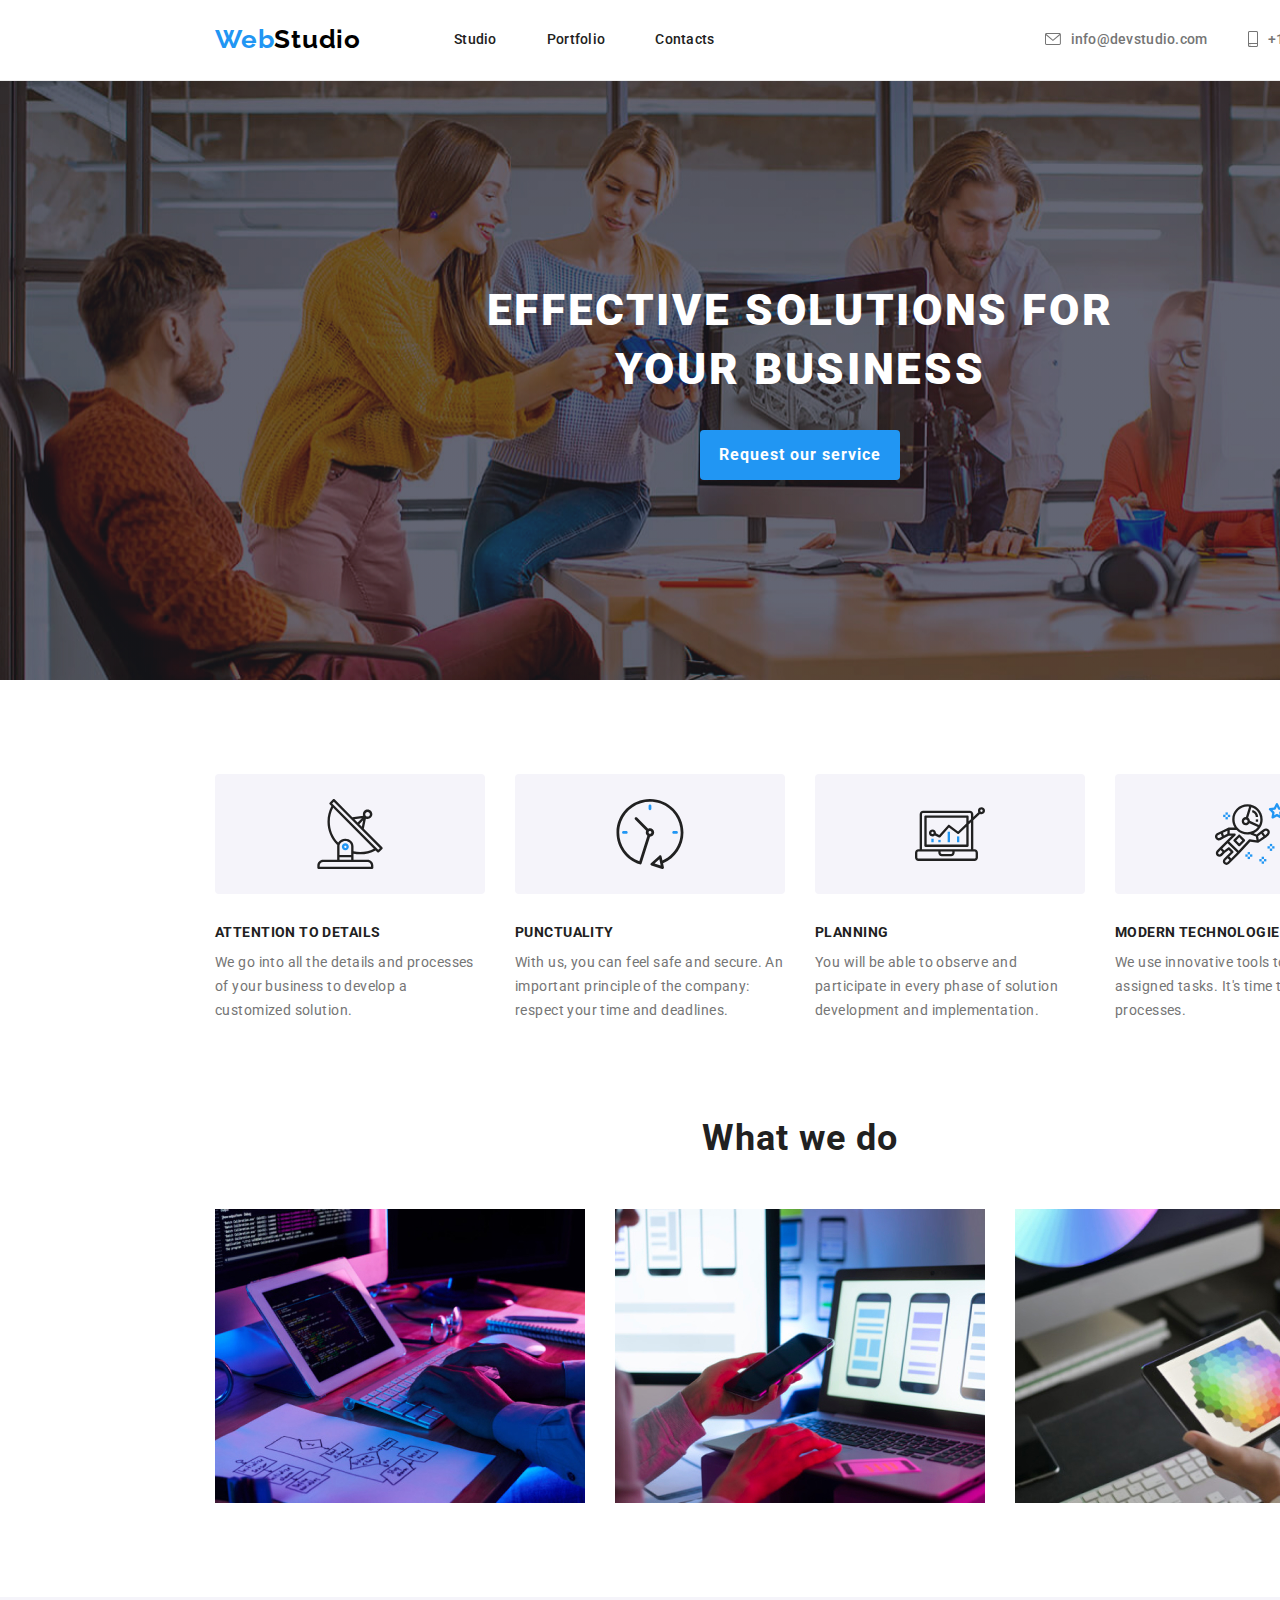
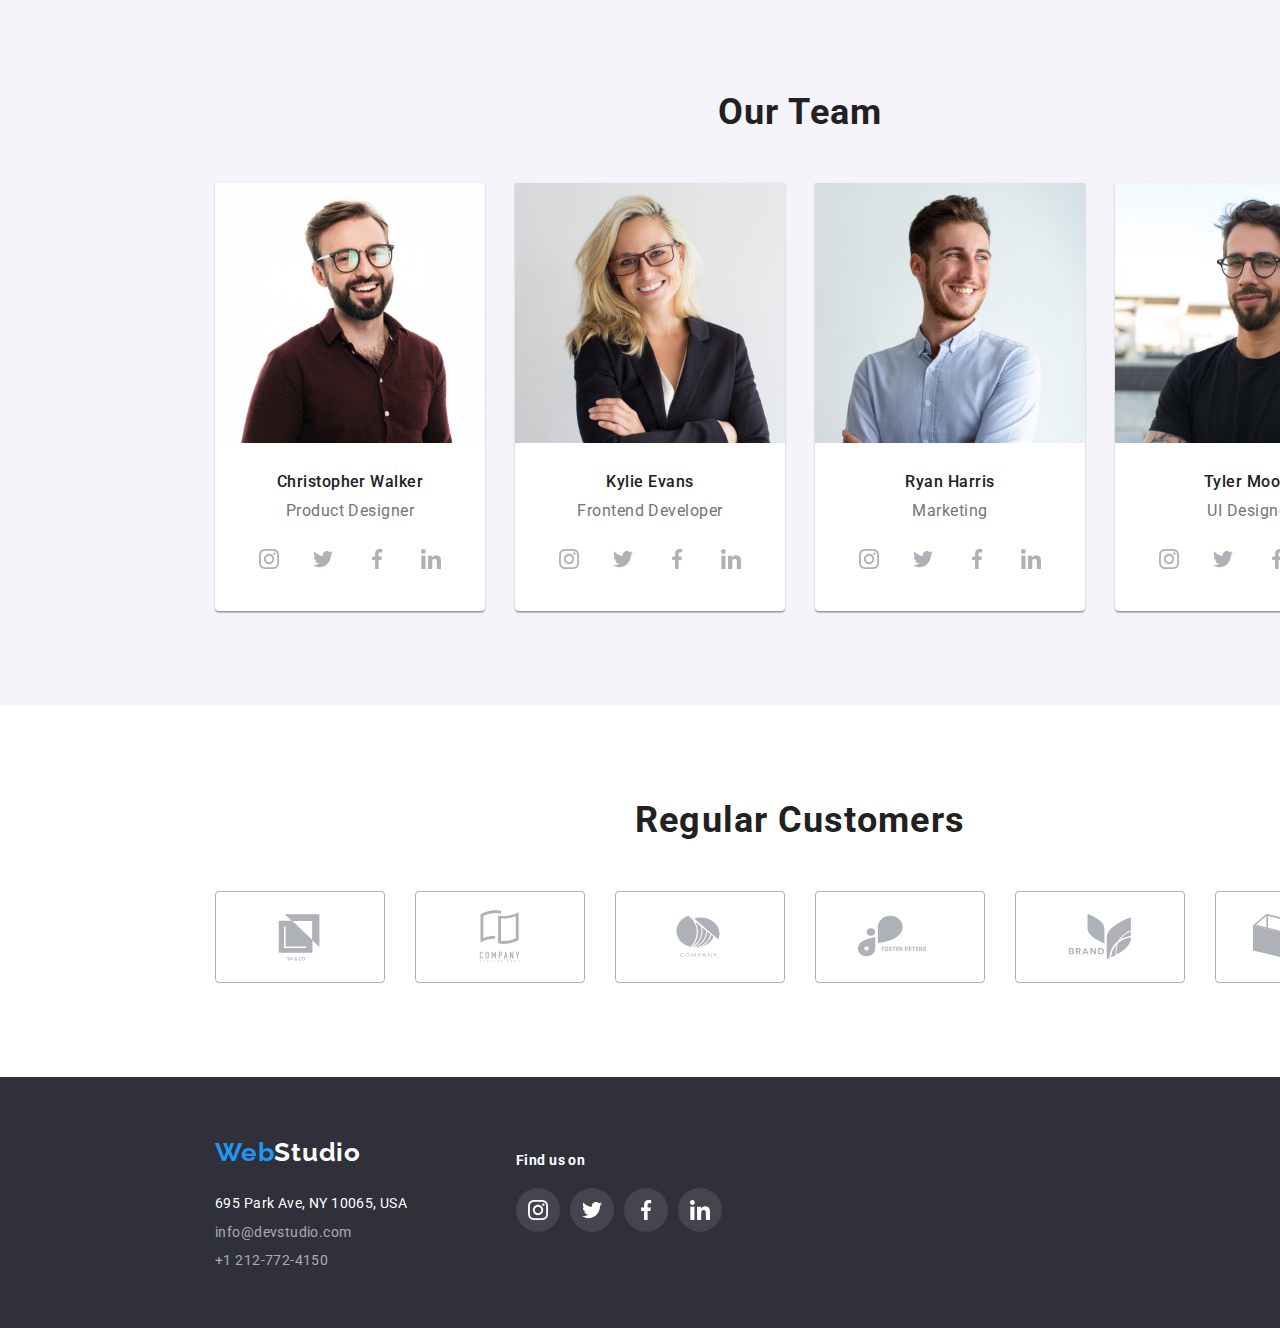
<file: index.html>
<!DOCTYPE html>
<html lang="en">
  <head>
    <meta charset="UTF-8">
    <meta http-equiv="X-UA-Compatible" content="IE=edge">
    <meta name="viewport" content="width=device-width, initial-scale=1.0">
    <title>Web Studio Homework Project</title>
    <link rel="preconnect" href="https://fonts.googleapis.com">
    <link rel="preconnect" href="https://fonts.gstatic.com" crossorigin>
    <link
      href="https://fonts.googleapis.com/css2?family=Raleway:wght@700&family=Roboto:wght@400;500;700;900&display=swap"
      rel="stylesheet"
    >
    <link rel="stylesheet" href="css/modern-normalize.css">
    <link rel="stylesheet" href="css/reset.css">
    <link rel="stylesheet" href="css/styles.css">
  </head>

  <body>
    <!-- HEADER -->
    <header>
      <div class="container global-header-container">
        <a class="company-logo-header" href="index.html">
          <span>Web</span>Studio
        </a>

        <nav class="website-navigation">
          <ul>
            <li>
              <a class="active navigation-link" href="studio.html">Studio</a>
            </li>
            <li>
              <a class="active navigation-link" href="portfolio.html"
                >Portfolio
              </a>
            </li>
            <li>
              <a class="active navigation-link" href="contacts.html"
                >Contacts
              </a>
            </li>
          </ul>
        </nav>

        <div class="contacts-list-header">
          <a class="active contact-link-header" href="mailto:info@devstudio.com">
            <svg class="mail-icon">
              <use href="images/icons/icons.svg#icon-envelope"></use>
            </svg>
            <span class="contact-link-text">info@devstudio.com</span>
          </a>
          <a class="active contact-link-header" href="tel:+1212-772-4150">
            <svg class="phone-icon">
              <use href="images/icons/icons.svg#icon-smartphone"></use>
            </svg>
            <span class="contact-link-text">+1 212-772-4150</span>
          </a>
        </div>

      </div>
    </header>

    <!-- MAIN -->
    <main>
      <!-- Hero-section -->
      <section>
        <div class="container hero-section">
          <h1 class="hero-header">EFFECTIVE SOLUTIONS FOR YOUR BUSINESS</h1>
          <button class="cta-button" type="button">Request our service</button>
        </div>
      </section>

      <!-- Company advantages-section -->
      <section class="section">
        <div class="container company-advantages-container">
          <div class="company-advantage-card">
            <div class="advantage-card-icon">
              <svg>
                <use href="images/icons/icons.svg#icon-antenna"></use>
              </svg>
            </div>
            <div class="advantage-card-description">
              <h4>ATTENTION TO DETAILS</h4>
              <p>
                We go into all the details and processes of your business to
                develop a customized solution.
              </p>
            </div>
          </div>

          <div class="company-advantage-card">
            <div class="advantage-card-icon">
              <svg>
                <use href="images/icons/icons.svg#icon-clock"></use> 
              </svg>
            </div>
            <div class="advantage-card-description">
              <h4>PUNCTUALITY</h4>
              <p>
                With us, you can feel safe and secure. An important
                principle of the company: respect your time and deadlines.
              </p>  
            </div>
          </div>

          <div class="company-advantage-card">
            <div class="advantage-card-icon">
              <svg>
                <use href="images/icons/icons.svg#icon-diagram"></use> 
              </svg>
            </div>
            <div class="advantage-card-description">
              <h4>PLANNING</h4>
              <p>
                You will be able to observe and participate in every phase
                of solution development and implementation.
              </p>
            </div>
          </div>

          <div class="company-advantage-card">
            <div class="advantage-card-icon">
              <svg>
                <use href="images/icons/icons.svg#icon-astronaut"></use> 
              </svg>
            </div>
            <div class="advantage-card-description">
              <h4>MODERN TECHNOLOGIES</h4>
              <p>
                We use innovative tools to solve assigned tasks. It's time
                to simplify work processes.
              </p>
            </div>
          </div>
          
        </div>
      </section>

      <!-- Company servicies-section -->
      <section class="section company-servicies-section">
        <div class="container company-servicies-container">
          <h2 class="section-heading">What we do</h2>
          <ul>
            <li>
              <img
                src="images/company-services/typing_code.jpg"
                alt="typing code on keyboard"
                width="370"
              >
            </li>
            <li>
              <img
                src="images/company-services/mobile_development.jpg"
                alt="mobile development"
                width="370"
              >
            </li>
            <li>
              <img
                src="images/company-services/color_palette.jpg"
                alt="choosing a color from a palette"
                width="370"
              >
            </li>
          </ul>
        </div>
      </section>

      <!-- Company team-section -->
      <section>
        <div class="container company-team-container">
          <h2 class="section-heading">Our Team</h2>
          <ul>
            <li>
              <div class="company-employee-card">
                <img
                  src="images/company-employees/christopher_walker.jpg"
                  alt="Christopher Walker"
                  width="270"
                >
                <h4 class="employee-name">Christopher Walker</h4>
                <p class="employee-position">Product Designer</p>
                <div class="employee-social-links-container">
                  <a class="employee-social-link-icon" href="https://www.instagram.com/" target="_blank">
                    <svg>
                      <use href="images/icons/icons.svg#icon-instagram"></use>
                    </svg>
                  </a>
                  <a class="employee-social-link-icon" href="https://twitter.com/" target="_blank">
                    <svg>
                      <use href="images/icons/icons.svg#icon-twitter"></use>
                    </svg>
                  </a>
                  <a class="employee-social-link-icon" href="https://www.facebook.com/" target="_blank">
                    <svg>
                      <use href="images/icons/icons.svg#icon-facebook"></use>
                    </svg>
                  </a>
                  <a class="employee-social-link-icon" href="https://www.linkedin.com/" target="_blank">
                    <svg>
                      <use href="images/icons/icons.svg#icon-linkedin"></use>
                    </svg>
                  </a>
                </div>
              </div>
            </li>

            <li>
              <div class="company-employee-card">
                <img
                  src="images/company-employees/kylie_evans.jpg"
                  alt="Kylie Evans"
                  width="270"
                >
                <h4 class="employee-name">Kylie Evans</h4>
                <p class="employee-position">Frontend Developer</p>
                <div class="employee-social-links-container">
                  <a class="employee-social-link-icon" href="https://www.instagram.com/" target="_blank">
                    <svg>
                      <use href="images/icons/icons.svg#icon-instagram"></use>
                    </svg>
                  </a>
                  <a class="employee-social-link-icon" href="https://twitter.com/" target="_blank">
                    <svg>
                      <use href="images/icons/icons.svg#icon-twitter"></use>
                    </svg>
                  </a>
                  <a class="employee-social-link-icon" href="https://www.facebook.com/" target="_blank">
                    <svg>
                      <use href="images/icons/icons.svg#icon-facebook"></use>
                    </svg>
                  </a>
                  <a class="employee-social-link-icon" href="https://www.linkedin.com/" target="_blank">
                    <svg>
                      <use href="images/icons/icons.svg#icon-linkedin"></use>
                    </svg>
                  </a>
                </div>
              </div>
            </li>

            <li>
              <div class="company-employee-card">
                <img
                  src="images/company-employees/ryan_harris.jpg"
                  alt="Ryan Harris"
                  width="270"
                >
                <h4 class="employee-name">Ryan Harris</h4>
                <p class="employee-position">Marketing</p>
                <div class="employee-social-links-container">
                  <a class="employee-social-link-icon" href="https://www.instagram.com/" target="_blank">
                    <svg>
                      <use href="images/icons/icons.svg#icon-instagram"></use>
                    </svg>
                  </a>
                  <a class="employee-social-link-icon" href="https://twitter.com/" target="_blank">
                    <svg>
                      <use href="images/icons/icons.svg#icon-twitter"></use>
                    </svg>
                  </a>
                  <a class="employee-social-link-icon" href="https://www.facebook.com/" target="_blank">
                    <svg>
                      <use href="images/icons/icons.svg#icon-facebook"></use>
                    </svg>
                  </a>
                  <a class="employee-social-link-icon" href="https://www.linkedin.com/" target="_blank">
                    <svg>
                      <use href="images/icons/icons.svg#icon-linkedin"></use>
                    </svg>
                  </a>
                </div>
              </div>
            </li>

            <li>
              <div class="company-employee-card">
                <img
                  src="images/company-employees/tyler_moore.jpg"
                  alt="Tyler Moore"
                  width="270"
                >
                <h4 class="employee-name">Tyler Moore</h4>
                <p class="employee-position">UI Designer</p>
                <div class="employee-social-links-container">
                  <a class="employee-social-link-icon" href="https://www.instagram.com/" target="_blank">
                    <svg>
                      <use href="images/icons/icons.svg#icon-instagram"></use>
                    </svg>
                  </a>
                  <a class="employee-social-link-icon" href="https://twitter.com/" target="_blank">
                    <svg>
                      <use href="images/icons/icons.svg#icon-twitter"></use>
                    </svg>
                  </a>
                  <a class="employee-social-link-icon" href="https://www.facebook.com/" target="_blank">
                    <svg>
                      <use href="images/icons/icons.svg#icon-facebook"></use>
                    </svg>
                  </a>
                  <a class="employee-social-link-icon" href="https://www.linkedin.com/" target="_blank">
                    <svg>
                      <use href="images/icons/icons.svg#icon-linkedin"></use>
                    </svg>
                  </a>
                </div>
              </div>
            </li>

          </ul>
        </div>
      </section>

      <!-- Company customers-section -->
      <section class="section">
        <div class="container">
          <h2 class="section-heading">Regular Customers</h2>
          <div class="customers-list">
            <a class="customer-card" href="https://goit.global/ro/" target="_blank">
              <svg>
                <use href="images/icons/icons.svg#icon-logo_company_1"></use>
              </svg>
            </a>
            <a class="customer-card" href="https://goit.global/ro/" target="_blank">
              <svg>
                <use href="images/icons/icons.svg#icon-logo_company_2"></use>
              </svg>
            </a>
            <a class="customer-card" href="https://goit.global/ro/" target="_blank">
              <svg>
                <use href="images/icons/icons.svg#icon-logo_company_3"></use>
              </svg>
            </a>
            <a class="customer-card" href="https://goit.global/ro/" target="_blank">
              <svg>
                <use href="images/icons/icons.svg#icon-logo_company_4"></use>
              </svg>
            </a>
            <a class="customer-card" href="https://goit.global/ro/" target="_blank">
              <svg>
                <use href="images/icons/icons.svg#icon-logo_company_5"></use>
              </svg>
            </a>
            <a class="customer-card" href="https://goit.global/ro/" target="_blank">
              <svg>
                <use href="images/icons/icons.svg#icon-logo_company_6"></use>
              </svg>
            </a>
          </div>

        </div>
      </section>
    </main>

    <!-- FOOTER -->
    <footer>
      <div class="container global-footer">

        <div class="footer-logo-and-address-container">
          <a class="footer-company-logo" href="index.html">
            <span>Web</span>Studio
          </a>
          <address class="company-address">
            <ul>
              <li>
                <a
                  class="active location-link-footer"
                  href="https://goo.gl/maps/exF3Ppo8LG7MDVbv6"
                  rel="noopener noreferrer nofollow"
                  target="_blank"
                  >695 Park Ave, NY 10065, USA
                </a>
              </li>
              <li>
                <a
                  class="active contact-link-footer"
                  href="mailto:info@devstudio.com"
                  >info@devstudio.com
                </a>
              </li>
              <li>
                <a class="active contact-link-footer" href="tel:+1212-772-4150"
                  >+1 212-772-4150
                </a>
              </li>
            </ul>
          </address>
        </div>

        <div class="footer-social-links-container">
          <h4>Find us on</h4>
          <div class="footer-social-links-icons">
            <a class="link-icon" href="https://www.instagram.com/" target="_blank">
              <svg>
                <use href="images/icons/icons.svg#icon-instagram"></use>
              </svg>
            </a>
            <a class="link-icon" href="https://twitter.com/" target="_blank">
              <svg>
                <use href="images/icons/icons.svg#icon-twitter"></use>
              </svg>
            </a>
            <a class="link-icon" href="https://www.facebook.com/" target="_blank">
              <svg>
                <use href="images/icons/icons.svg#icon-facebook"></use>
              </svg>
            </a>
            <a class="link-icon" href="https://www.linkedin.com/" target="_blank">
              <svg>
                <use href="images/icons/icons.svg#icon-linkedin"></use>
              </svg>
            </a>
          </div>
        </div>

      </div>
    </footer>
  </body>
</html>
</file>
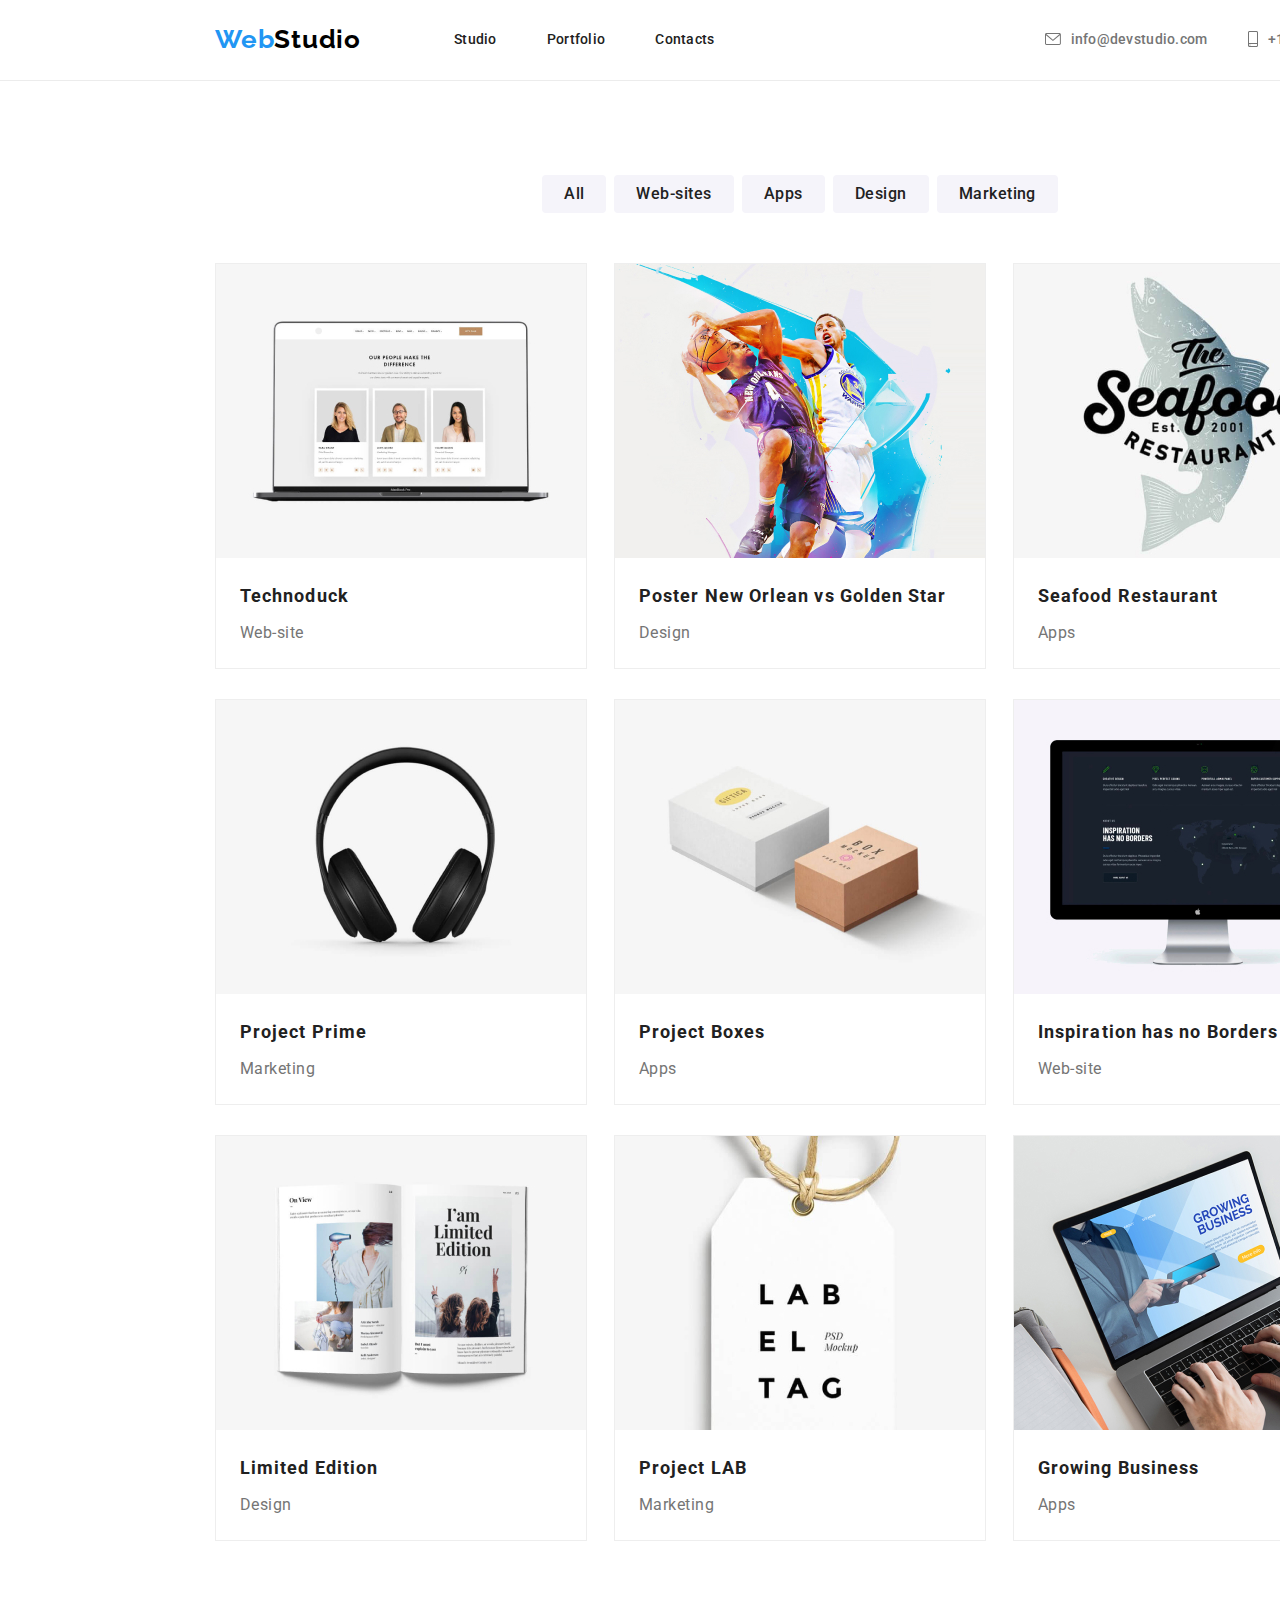
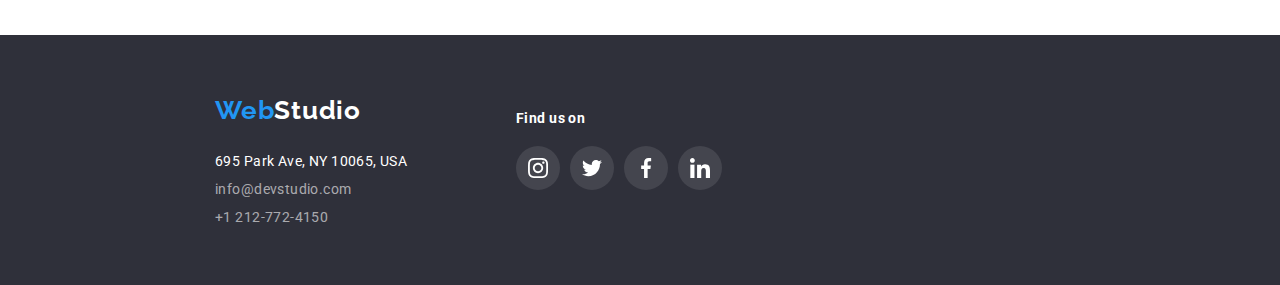
<file: portfolio.html>
<!DOCTYPE html>
<html lang="en">
  <head>
    <meta charset="UTF-8">
    <meta http-equiv="X-UA-Compatible" content="IE=edge">
    <meta name="viewport" content="width=device-width, initial-scale=1.0">
    <title>Portfolio</title>

    <link rel="preconnect" href="https://fonts.googleapis.com">
    <link rel="preconnect" href="https://fonts.gstatic.com" crossorigin>
    <link
      href="https://fonts.googleapis.com/css2?family=Raleway:wght@700&family=Roboto:wght@400;500;700;900&display=swap"
      rel="stylesheet"
    >

    <link rel="stylesheet" href="css/modern-normalize.css">
    <link rel="stylesheet" href="css/reset.css">
    <link rel="stylesheet" href="css/styles.css">
  </head>

  <body>
    <!-- HEADER -->
    <header>
      <div class="container global-header-container">
        <a class="company-logo-header" href="index.html">
          <span>Web</span>Studio
        </a>

        <nav class="website-navigation">
          <ul>
            <li>
              <a class="active navigation-link" href="studio.html">Studio</a>
            </li>
            <li>
              <a class="active navigation-link" href="portfolio.html"
                >Portfolio
              </a>
            </li>
            <li>
              <a class="active navigation-link" href="contacts.html"
                >Contacts
              </a>
            </li>
          </ul>
        </nav>

        <div class="contacts-list-header">
          <a class="active contact-link-header" href="mailto:info@devstudio.com">
            <svg class="mail-icon">
              <use href="images/icons/icons.svg#icon-envelope"></use>
            </svg>
            <span class="contact-link-text">info@devstudio.com</span>
          </a>
          <a class="active contact-link-header" href="tel:+1212-772-4150">
            <svg class="phone-icon">
              <use href="images/icons/icons.svg#icon-smartphone"></use>
            </svg>
            <span class="contact-link-text">+1 212-772-4150</span>
          </a>
        </div>

      </div>
    </header>

    <!-- MAIN -->
    <main>
      <!-- Portfolio-section -->
      <section class="section">
        <div class="container portfolio-section-container">
          <div class="portfolio-filters">
            <ul>
              <li>
                <button class="filter-button" type="button">All</button>
              </li>
              <li>
                <button class="filter-button" type="button">Web-sites</button>
              </li>
              <li>
                <button class="filter-button" type="button">Apps</button>
              </li>
              <li>
                <button class="filter-button" type="button">Design</button>
              </li>
              <li>
                <button class="filter-button" type="button">Marketing</button>
              </li>
            </ul>
          </div>

          <div class="portfolio-projects">
            <ul>
              <li>
                <div class="portfolio-project-card">
                  <img
                    src="images/porfolio-projects/technoduck.jpg"
                    alt="Technoduck is a web-site"
                    width="370"
                  >
                  <h4 class="portfolio-project-title">Technoduck</h4>
                  <p class="portfolio-project-description">Web-site</p>
                </div>
              </li>

              <li>
                <div class="portfolio-project-card">
                  <img
                    src="images/porfolio-projects/poster_new_orlean_vs_golden_star.jpg"
                    alt="Poster New Orlean vs Golden Star"
                    width="370"
                  >
                  <h4 class="portfolio-project-title">
                    Poster New Orlean vs Golden Star
                  </h4>
                  <p class="portfolio-project-description">Design</p>
                </div>
              </li>

              <li>
                <div class="portfolio-project-card">
                  <img
                    src="images/porfolio-projects/seafood_restaurant.jpg"
                    alt="Seafood Restaurant is an app"
                    width="370"
                  >
                  <h4 class="portfolio-project-title">Seafood Restaurant</h4>
                  <p class="portfolio-project-description">Apps</p>
                </div>
              </li>

              <li>
                <div class="portfolio-project-card">
                  <img
                    src="images/porfolio-projects/project_prime.jpg"
                    alt="Project Prime is a marketing service provided"
                    width="370"
                  >
                  <h4 class="portfolio-project-title">Project Prime</h4>
                  <p class="portfolio-project-description">Marketing</p>
                </div>
              </li>

              <li>
                <div class="portfolio-project-card">
                  <img
                    src="images/porfolio-projects/project_boxes.jpg"
                    alt="Project Boxes is an ap"
                    width="370"
                  >
                  <h4 class="portfolio-project-title">Project Boxes</h4>
                  <p class="portfolio-project-description">Apps</p>
                </div>
              </li>

              <li>
                <div class="portfolio-project-card">
                  <img
                    src="images/porfolio-projects/inspiration_has_no_borders.jpg"
                    alt="Inspiration has no Borders is a web-site"
                    width="370"
                  >
                  <h4 class="portfolio-project-title">
                    Inspiration has no Borders
                  </h4>
                  <p class="portfolio-project-description">Web-site</p>
                </div>
              </li>

              <li>
                <div class="portfolio-project-card">
                  <img
                    src="images/porfolio-projects/limited_edition.jpg"
                    alt="Limited Edition is a design"
                    width="370"
                  >
                  <h4 class="portfolio-project-title">Limited Edition</h4>
                  <p class="portfolio-project-description">Design</p>
                </div>
              </li>

              <li>
                <div class="portfolio-project-card">
                  <img
                    src="images/porfolio-projects/project_lab.jpg"
                    alt="Project LAB is a marketing service provided"
                    width="370"
                  >
                  <h4 class="portfolio-project-title">Project LAB</h4>
                  <p class="portfolio-project-description">Marketing</p>
                </div>
              </li>

              <li>
                <div class="portfolio-project-card">
                  <img
                    src="images/porfolio-projects/growing_business.jpg"
                    alt="Growing Business is an app"
                    width="370"
                  >
                  <h4 class="portfolio-project-title">Growing Business</h4>
                  <p class="portfolio-project-description">Apps</p>
                </div>
              </li>
            </ul>
          </div>
        </div>
      </section>
    </main>

    <!-- FOOTER -->
    <footer>
      <div class="container global-footer">

        <div class="footer-logo-and-address-container">
          <a class="footer-company-logo" href="index.html">
            <span>Web</span>Studio
          </a>
          <address class="company-address">
            <ul>
              <li>
                <a
                  class="active location-link-footer"
                  href="https://goo.gl/maps/exF3Ppo8LG7MDVbv6"
                  rel="noopener noreferrer nofollow"
                  target="_blank"
                  >695 Park Ave, NY 10065, USA
                </a>
              </li>
              <li>
                <a
                  class="active contact-link-footer"
                  href="mailto:info@devstudio.com"
                  >info@devstudio.com
                </a>
              </li>
              <li>
                <a class="active contact-link-footer" href="tel:+1212-772-4150"
                  >+1 212-772-4150
                </a>
              </li>
            </ul>
          </address>
        </div>

        <div class="footer-social-links-container">
          <h4>Find us on</h4>
          <div class="footer-social-links-icons">
            <a class="link-icon" href="https://www.instagram.com/" target="_blank">
              <svg>
                <use href="images/icons/icons.svg#icon-instagram"></use>
              </svg>
            </a>
            <a class="link-icon" href="https://twitter.com/" target="_blank">
              <svg>
                <use href="images/icons/icons.svg#icon-twitter"></use>
              </svg>
            </a>
            <a class="link-icon" href="https://www.facebook.com/" target="_blank">
              <svg>
                <use href="images/icons/icons.svg#icon-facebook"></use>
              </svg>
            </a>
            <a class="link-icon" href="https://www.linkedin.com/" target="_blank">
              <svg>
                <use href="images/icons/icons.svg#icon-linkedin"></use>
              </svg>
            </a>
          </div>
        </div>

      </div>
    </footer>
  </body>
</html>
</file>
<file: css/styles.css>
:root {
  --main-font-family: "Roboto", sans-serif;
  --main-color: #212121;
  --second-color: #757575;
  --active-color: #2196f3;
}

* {
  margin: 0;
  padding: 0;
  box-sizing: border-box;
  line-height: 0;
}

body {
  font-family: var(--main-font-family);
  color: var(--main-color);
}

ul {
  list-style-type: none;
}

.section {
  padding-top: 94px;
  padding-bottom: 94px;
}

.container {
  width: 1600px;
  padding-left: 215px;
  padding-right: 215px;
}

.active:focus,
.active:hover {
  color: var(--active-color);
}


/* HEADER */

.global-header-container {
  display: flex;
  align-items: center;
  padding-top: 24px;
  padding-bottom: 25px;
  border-bottom: 1px solid #ececec;
}

.global-header-container .company-logo-header {
  font-family: Raleway, sans-serif;
  font-weight: 700;
  font-size: 26px;
  line-height: 1.174;
  letter-spacing: 0.78px;
  text-decoration: none;
  color: #000000;
  margin-right: 93px;
}

.global-header-container .company-logo-header span {
  color: #2196f3;
}

.global-header-container .website-navigation {
  margin-right: 330px;
}

.global-header-container .website-navigation ul {
  display: flex;
  gap: 50px;
}

.navigation-link {
  font-weight: 500;
  font-size: 14px;
  line-height: 1.172;
  letter-spacing: 0.28px;
  color: var(--main-color);
  text-decoration: none;
}

.global-header-container .contacts-list-header {
  display: flex;
  gap: 40px;
}

.contact-link-header {
  text-decoration: none;
  color: var(--second-color);
  display: flex;
  gap: 10px;
  align-items: center;
}

.contact-link-header .mail-icon {
  width: 16px;
  height: 12px;
}

.contact-link-header .phone-icon {
  width: 10px;
  height: 16px;
}

.contact-link-header .contact-link-text {
  font-weight: 500;
  font-size: 14px;
  line-height: 1.172;
  letter-spacing: 0.28px;
}


/* MAIN: */

/* Hero-section */
.hero-section {  
  background: linear-gradient(#2F303A66, #2F303A66), url('../images/backgrounds/hero-section-bg.jpg');
  /* url('/images/backgrounds/hero-section-bg.jpg'); */
  padding: 200px 452px;
  text-align: center;
}

.hero-section .hero-header {
  text-transform: uppercase;
  color: #ffffff;
  font-weight: 900;
  font-size: 44px;
  line-height: 1.363;
  letter-spacing: 2.64px;
  text-align: center;
  width: 696px;
  margin-bottom: 30px;
}

.hero-section .cta-button {
  background-color: #2196f3;
  color: #ffffff;
  font-family: var(--main-font-family);
  font-weight: 700;
  font-size: 16px;
  line-height: 1.875;
  letter-spacing: 0.96px;
  width: 200px;
  padding: 10px 19px;
  border-radius: 4px;
  border: none;
  cursor: pointer;
}

/* Company-advantages-container */
.company-advantages-container {
  display: flex;
  gap: 30px;
}

.company-advantage-card {
  width: 270px;
}

.advantage-card-icon {
  background-color: #F5F4FA;
  width: 270px;
  height: 120px;
  border-radius: 4px;
  display: flex;
  justify-content: center;
  align-items: center;
}

.advantage-card-icon svg {
  width: 70px;
  height: 70px;
}

.advantage-card-description {
  width: 270px;
  margin-top: 30px;
}

.advantage-card-description h4 {
  text-transform: uppercase;
  font-size: 14px;
  line-height: 1.172;
  letter-spacing: 0.42px;
  margin-bottom: 10px;
}

.advantage-card-description p {
  font-size: 14px;
  line-height: 1.714;
  letter-spacing: 0.42px;
  color: var(--second-color);
}


/* Company-servicies-section */
.company-servicies-section {
  padding-top: 0;
}

.company-servicies-container ul {
  display: flex;
  gap: 30px;
}


/* Company-team-section */
.company-team-container {
  padding-top: 94px;
  padding-bottom: 94px;
  background-color: #f5f4fa;
}

.company-team-container ul {
  display: flex;
  gap: 30px;
}

.company-employee-card {
  background-color: #ffffff;
  padding-bottom: 30px;
  border-radius: 0px 0px 4px 4px;
  box-shadow: 0px 2px 1px 0px rgba(0, 0, 0, 0.2), 0px 1px 1px 0px rgba(0, 0, 0, 0.14), 0px 1px 3px 0px rgba(0, 0, 0, 0.12);
}

.company-employee-card .employee-name {
  font-weight: 500;
  line-height: 1.172;
  letter-spacing: 0.48px;
  margin-top: 30px;
  margin-bottom: 10px;
  text-align: center;
}

.company-employee-card .employee-position {
  color: var(--second-color);
  line-height: 1.172;
  letter-spacing: 0.48px;
  text-align: center;
}

.employee-social-links-container {
  display: flex;
  justify-content: center;
  gap: 10px;
  margin-top: 16px;
}

.employee-social-link-icon {
  width: 44px;
  height: 44px;
  border-radius: 50%;
  background-color: #FFFFFF;
  color: #AFB1B8;
  display: flex;
  justify-content: center;
  align-items: center;
}

.employee-social-link-icon:hover, 
.employee-social-link-icon:focus {
  color: #FFFFFF;
  background-color: var(--active-color);
}

.employee-social-link-icon svg {
  width: 20px;
  height: 20px;
}

/* Company-customers-section */
.section-heading {
  font-size: 36px;
  line-height: 1.172;
  letter-spacing: 1.08px;
  margin-bottom: 50px;
  text-align: center;
}

.customers-list {
  display: flex;
  gap: 30px;
}

.customers-list .customer-card {
  color: #AFB1B8;
  width: 170px;
  height: 92px;
  border-radius: 4px;
  border: 1px solid currentColor;
  display: flex;
  justify-content: center;
  align-items: center;
}

.customers-list .customer-card:hover,
.customers-list .customer-card:focus {
  color: var(--active-color);
}

.customers-list .customer-card svg {
  width: 106px;
  height: 60px;
}

/* MAIN - PORTFOLIO: Portfolio-section (1)+(2)  */

/* (1) portfolio-filters (1) */
.portfolio-section-container {
  display: flex;
  flex-direction: column;
  align-items: center;
  gap: 50px;
}

.portfolio-section-container .portfolio-filters ul {
  display: flex;
  gap: 8px;
}

.filter-button {
  background-color: #f5f4fa;
  color: var(--main-color);
  font-family: var(--main-font-family);
  font-weight: 500;
  font-size: 16px;
  line-height: 1.625;
  letter-spacing: 0.48px;
  border: none;
  cursor: pointer;
  border-radius: 4px;
  padding: 6px 22px;
}

.filter-button:hover,
.filter-button:focus {
  color: #ffffff;
  background-color: #2196f3;
  box-shadow: 0px 2px 2px 0px #0000001F, 0px 1px 2px 0px #00000014, 0px 3px 1px 0px #0000001A;
}

/* (2) portfolio-projects (2) */
.portfolio-section-container .portfolio-projects ul {
  display: flex;
  flex-wrap: wrap;
  justify-content: space-between;
}

.portfolio-projects ul li:nth-child(-n + 6) {
  margin-bottom: 30px;
}

.portfolio-project-card {
  padding-bottom: 20px;
  border: 1px solid #eeeeee;
}

.portfolio-project-card:hover {
  box-shadow: 1px 4px 6px 0px #00000029, 0px 4px 4px 0px #0000000F, 0px 1px 1px 0px #0000001F;
}

.portfolio-project-card .portfolio-project-title {
  font-size: 18px;
  line-height: 2;
  letter-spacing: 1.08px;
  margin-top: 20px;
  margin-bottom: 4px;
  margin-left: 24px;
}

.portfolio-project-card .portfolio-project-description {
  line-height: 1.875;
  letter-spacing: 0.48px;
  color: var(--second-color);
  margin-left: 24px;
}

/* FOOTER */
.global-footer {
  background-color: #2f303a;
  padding-bottom: 60px;
  display: flex;
  gap: 70px;
}

.footer-logo-and-address-container {
  margin-top: 60px;
}

.footer-logo-and-address-container .footer-company-logo {
  font-family: Raleway, sans-serif;
  font-weight: 700;
  font-size: 26px;
  line-height: 1.174;
  text-decoration: none;
  color: #ffffff;
  letter-spacing: 0.78px;
}

.footer-logo-and-address-container .footer-company-logo span {
  color: #2196f3;
}

.footer-logo-and-address-container .company-address {
  margin-top: 28px;
  width: 231px;
}

.company-address ul li:not(:last-child) {
  margin-bottom: 12px;
}

.company-address ul li .location-link-footer,
.company-address ul li .contact-link-footer {
  font-weight: 400;
  font-size: 14px;
  text-decoration: none;
  font-style: normal;
  letter-spacing: 0.42px;
}

.location-link-footer {
  line-height: 1.172;
  color: #ffffff;
}

.contact-link-footer {
  line-height: 1.143;
  color: #ffffff99;
}

.footer-social-links-container {
  width: 206px;
  height: 80px;
  margin-top: 75px;
}

.footer-social-links-container h4 {
  font-size: 14px;
  line-height: 1.172;
  letter-spacing: 0.42px;
  color: #FFFFFF;
  margin-bottom: 20px;
}

.footer-social-links-container .footer-social-links-icons {
  display: flex;
  gap: 10px;
}

.footer-social-links-icons .link-icon {
  width: 44px;
  height: 44px;
  border-radius: 50%;
  background-color: #FFFFFF1A;
  color: #FFFFFF;
  display: flex;
  justify-content: center;
  align-items: center;
}

.footer-social-links-icons .link-icon:hover, 
.footer-social-links-icons .link-icon:focus {
  background-color: var(--active-color);
}

.footer-social-links-icons .link-icon svg {
  width: 20px;
  height: 20px;
}
</file>
